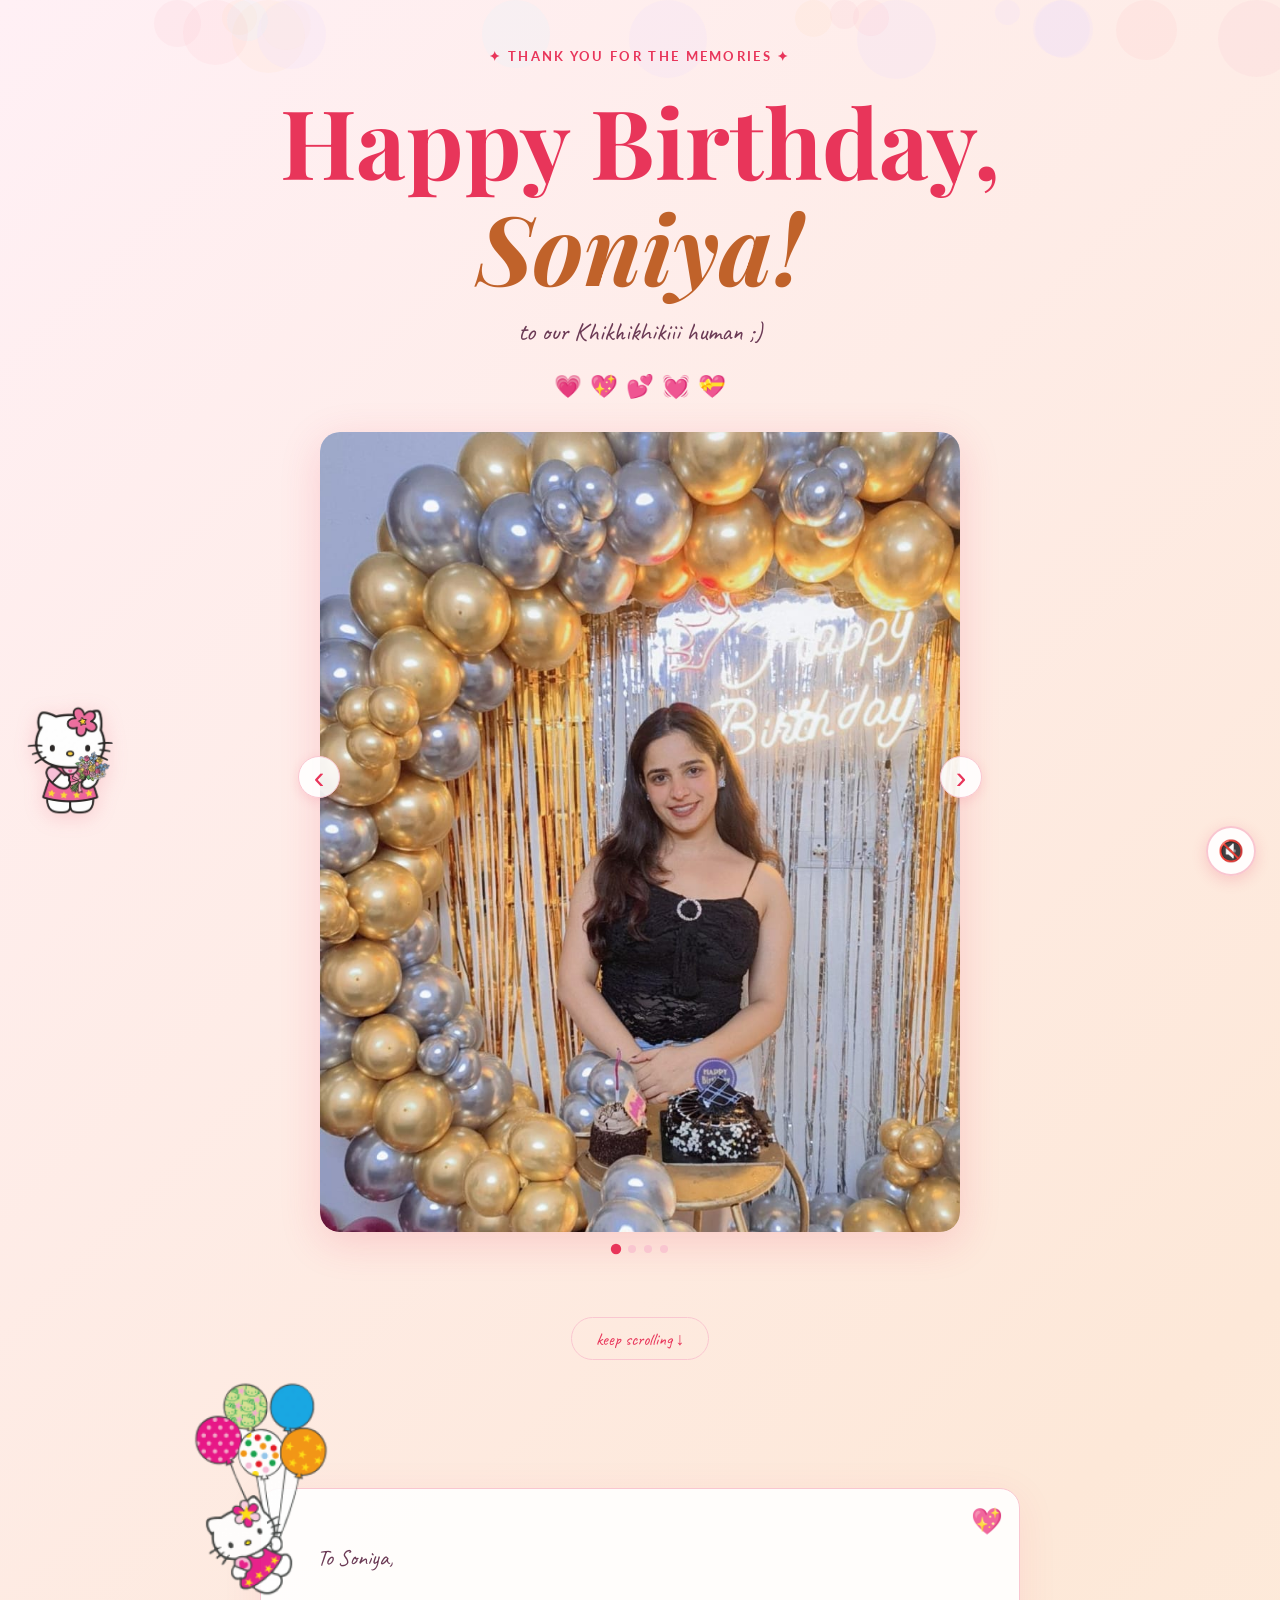
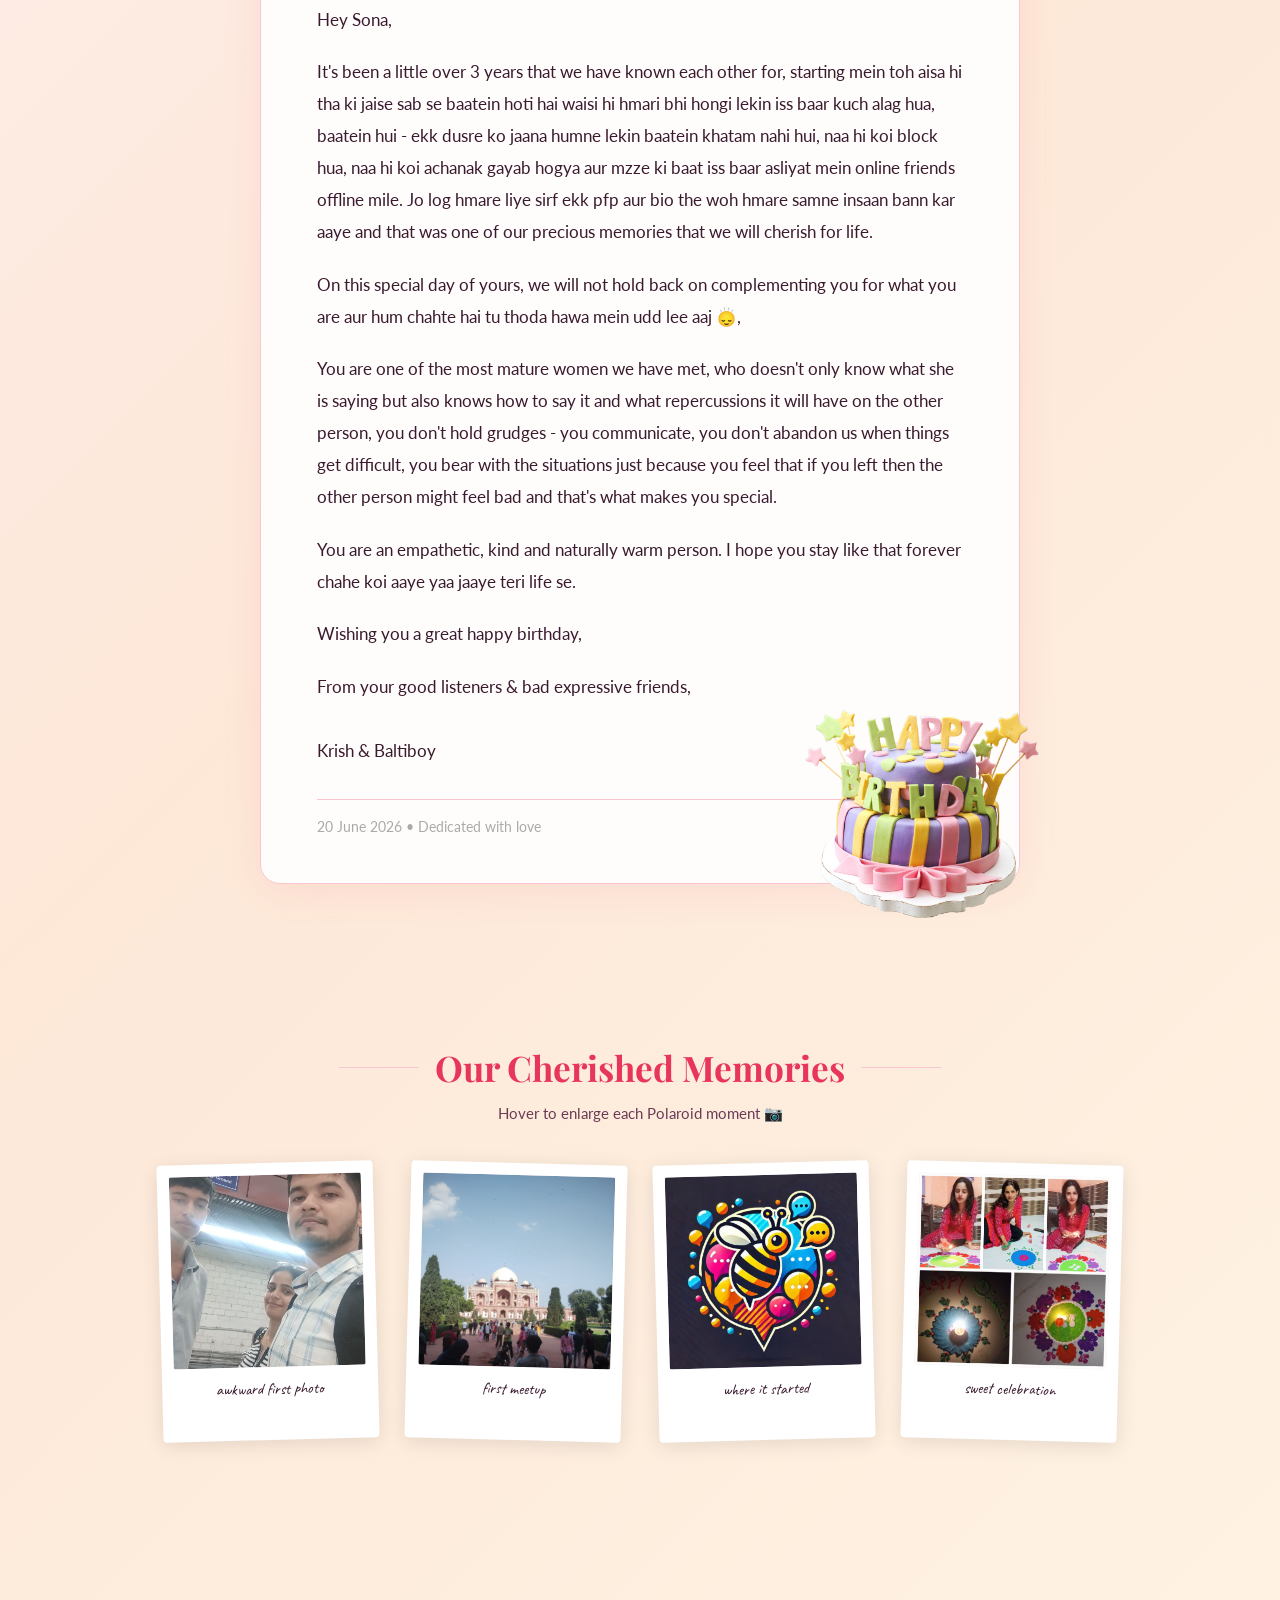
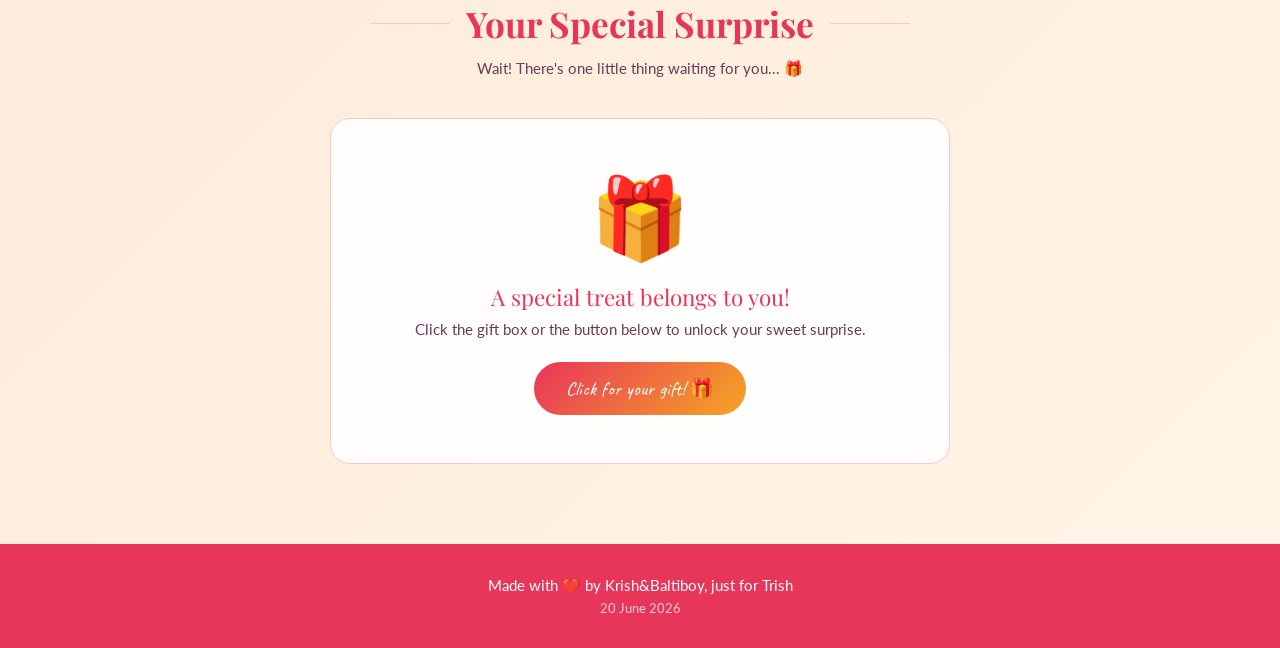
<file: index.html>
<!DOCTYPE html>
<html lang="en">
<head>
  <meta charset="UTF-8" />
  <meta name="viewport" content="width=device-width, initial-scale=1.0"/>
  <title>Happy Birthday, Soniya! 🎂</title>
  <link rel="stylesheet" href="style.css" />
  <link href="https://fonts.googleapis.com/css2?family=Playfair+Display:ital,wght@0,400;0,700;1,400&family=Lato:wght@300;400;700&family=Caveat:wght@400;600&display=swap" rel="stylesheet">
</head>
<body>

  <!-- Audio players -->
  <audio id="normalMusic" loop preload="auto">
    <source src="music/videoplayback.m4a" type="audio/mp4">
  </audio>
  <audio id="bdayMusic" loop preload="auto">
    <source src="music/videoplayback (1).m4a" type="audio/mp4">
  </audio>
  <audio id="giftMusic" preload="auto">
    <source src="music/tada.m4a" type="audio/mp4">
  </audio>

  <!-- Music toggle button -->
  <button class="music-btn" id="musicBtn" onclick="toggleMusic()">🔇</button>

  <!-- Floating background elements -->
  <div class="bg-floaters" id="bgFloaters"></div>

  <!-- COUNTDOWN / BIRTHDAY BANNER -->
  <div id="countdownBanner" class="countdown-banner">
    <div id="countdownInner"></div>
  </div>

  <!-- HERO SECTION -->
  <section id="hero">
    <div class="sparkles" id="sparkles"></div>
    <p class="eyebrow" id="heroEyebrow">✦ wishing you the happiest day ✦</p>
    <h1 id="heroTitle">Happy Birthday,<br><span class="name">Soniya!</span></h1>
    <p class="tagline" id="heroTagline">to our Khikhikhikiii human ;)</p>
    <div class="hearts-row" id="heartsRow"></div>

    <!-- PHOTO CAROUSEL -->
    <div class="carousel-wrapper">
      <button class="carousel-arrow left" onclick="moveCarousel(-1)">&#8249;</button>
      <div class="carousel-track-outer">
        <div class="carousel-track" id="carouselTrack">
          <div class="carousel-slide">
            <div class="carousel-photo">
              <img class="carousel-media" src="imgnvidbirthday/WhatsApp%20Image%202026-06-17%20at%207.54.51%20PM.jpeg" alt="Birthday memory 3">
            </div>
          </div>
          <div class="carousel-slide">
            <div class="carousel-photo">
              <video class="carousel-media" autoplay muted loop playsinline>
                <source src="imgnvidbirthday/WhatsApp%20Video%202026-06-17%20at%207.54.48%20PM.mp4" type="video/mp4">
              </video>
            </div>
          </div>
          <div class="carousel-slide">
            <div class="carousel-photo">
              <img class="carousel-media" src="imgnvidbirthday/WhatsApp%20Image%202026-06-17%20at%207.54.47%20PM.jpeg" alt="Birthday memory 1">
            </div>
          </div>
          <div class="carousel-slide">
            <div class="carousel-photo">
              <img class="carousel-media" src="imgnvidbirthday/WhatsApp%20Image%202026-06-17%20at%207.54.48%20PM.jpeg" alt="Birthday memory 2">
            </div>
          </div>
        </div>
      </div>
      <button class="carousel-arrow right" onclick="moveCarousel(1)">&#8250;</button>
      <div class="carousel-dots" id="carouselDots"></div>
    </div>

    <a href="#letter" class="scroll-btn">keep scrolling ↓</a>
  </section>

  <!-- LETTER SECTION -->
  <section id="letter">
    <div class="letter-card">
      <img class="letter-corner corner-top-left" src="images/1st.png" alt="Top left decoration">
      <span class="letter-heart">💖</span>
      <div class="letter-inner">
        <p class="salutation">To Soniya,</p>
        <p>Hey Sona, </p>
        <p>It's been a little over 3 years that we have known each other for, starting mein toh aisa hi tha ki jaise sab se baatein hoti hai waisi hi hmari bhi hongi lekin iss baar kuch alag hua, baatein hui - ekk dusre ko jaana humne lekin baatein khatam nahi hui, naa hi koi block hua, naa hi koi achanak gayab hogya aur mzze ki baat iss baar asliyat mein online friends offline mile. Jo log hmare liye sirf ekk pfp aur bio the woh hmare samne insaan bann kar aaye and that was one of our precious memories that we will cherish for life. </p>
        <p>On this special day of yours, we will not hold back on complementing you for what you are aur hum chahte hai tu thoda hawa mein udd lee aaj 🙂‍↕️,</p>
        <p>You are one of the most mature women we have met, who doesn't only know what she is saying but also knows how to say it and what repercussions it will have on the other person, you don't hold grudges - you communicate, you don't abandon us when things get difficult, you bear with the situations just because you feel that if you left then the other person might feel bad and that's what makes you special.</p>
        <p>You are an empathetic, kind and naturally warm person. I hope you stay like that forever chahe koi aaye yaa jaaye teri life se.</p>
        <p>Wishing you a great happy birthday,</p>
        <p>From your good listeners & bad expressive friends,</p>
        <p class="sign-off">Krish & Baltiboy</p>
      </div>
      <img class="letter-corner corner-bottom-right" src="images/2nd.png" alt="Bottom right decoration">
      <div class="letter-footer">
        <span class="letter-date" id="letterDate"></span>
      </div>
    </div>
  </section>

  <!-- MEMORIES SECTION -->
  <section id="memories">
    <div class="section-header">
      <span class="line"></span>
      <h2>Our Cherished Memories</h2>
      <span class="line"></span>
    </div>
    <p class="section-sub">Hover to enlarge each Polaroid moment 📷</p>
    <div class="polaroid-grid">
      <div class="polaroid">
        <div class="polaroid-photo ph1">
          <img class="memory-photo" src="newji/gsf.jpeg" alt="Awkward first photo">
        </div>
        <p class="polaroid-label">awkward first photo</p>
      </div>
      <div class="polaroid">
        <div class="polaroid-photo ph2">
          <img class="memory-photo" src="newji/first%20meetup.jpeg" alt="First meetup">
        </div>
        <p class="polaroid-label">first meetup</p>
      </div>
      <div class="polaroid">
        <div class="polaroid-photo ph3">
          <img class="memory-photo" src="newji/where%20it%20started.jpeg" alt="Where it started">
        </div>
        <p class="polaroid-label">where it started</p>
      </div>
      <div class="polaroid">
        <div class="polaroid-photo ph4">
          <img class="memory-photo" src="newji/sweet%20celebration.jpeg" alt="Sweet celebration">
        </div>
        <p class="polaroid-label">sweet celebration</p>
      </div>
    </div>
  </section>

  <!-- SURPRISE SECTION -->
  <section id="surprise">
    <div class="section-header">
      <span class="line"></span>
      <h2>Your Special Surprise</h2>
      <span class="line"></span>
    </div>
    <p class="section-sub">Wait! There's one little thing waiting for you... 🎁</p>

    <div class="gift-box-wrapper" id="giftWrapper">
      <div class="gift-front" id="giftFront">
        <div class="gift-icon" onclick="revealGift()">🎁</div>
        <p class="gift-title">A special treat belongs to you!</p>
        <p class="gift-hint">Click the gift box or the button below to unlock your sweet surprise.</p>
        <button class="gift-btn" onclick="revealGift()">Click for your gift! 🎁</button>
      </div>

      <div class="gift-reveal" id="giftReveal">
        <div class="confetti-burst" id="confettiBurst"></div>
        <p class="reveal-title">Ta-Da! Go treat yourself! 🎉</p>
        <p class="reveal-sub">I remember that reel you sent jisme it was mentioned ki "don't give me birthday wishes, uski jagah paise bhej do". Here you go 💁‍♂️✨</p>

        <!-- IMAGE FOR GIFT SURPRISE -->
        <div class="note-wrapper">
          <img class="gift-display-image" src="images/image.png" alt="Birthday surprise gift" />
        </div>

        <button class="fold-btn" onclick="foldBack()">Fold surprise back ↩</button>
      </div>
    </div>
  </section>

  <!-- FOOTER -->
  <footer>
    <p>Made with ❤️ by Krish&Baltiboy, just for Trish</p>
    <p class="footer-date" id="footerDate"></p>
  </footer>

  <!-- CAT WIDGET -->
  <div id="cat-widget">
    <div id="cat-bubble"></div>
    <div id="cat-body" aria-label="Fits character">
      <img class="cat-image" src="images/fits.png" alt="Fits illustration">
    </div>
  </div>

  <script src="script.js"></script>
</body>
</html>
</file>
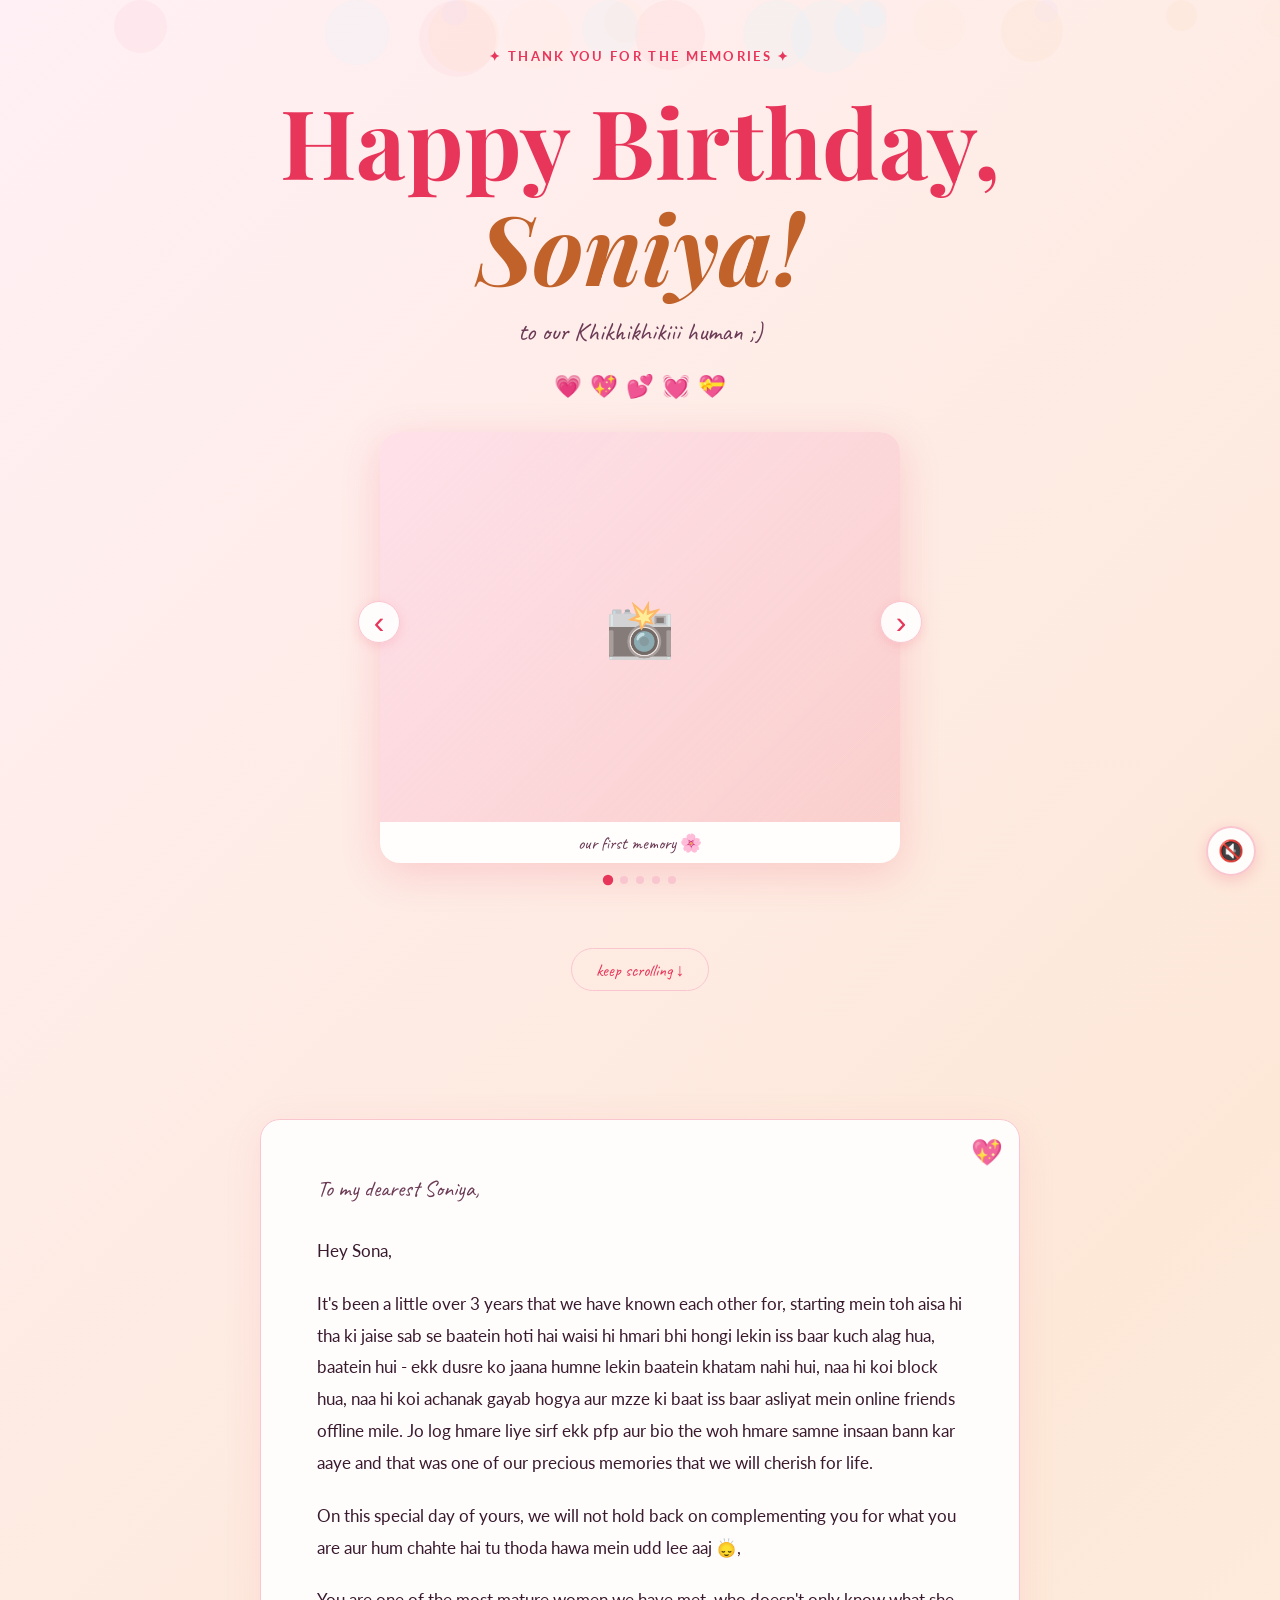
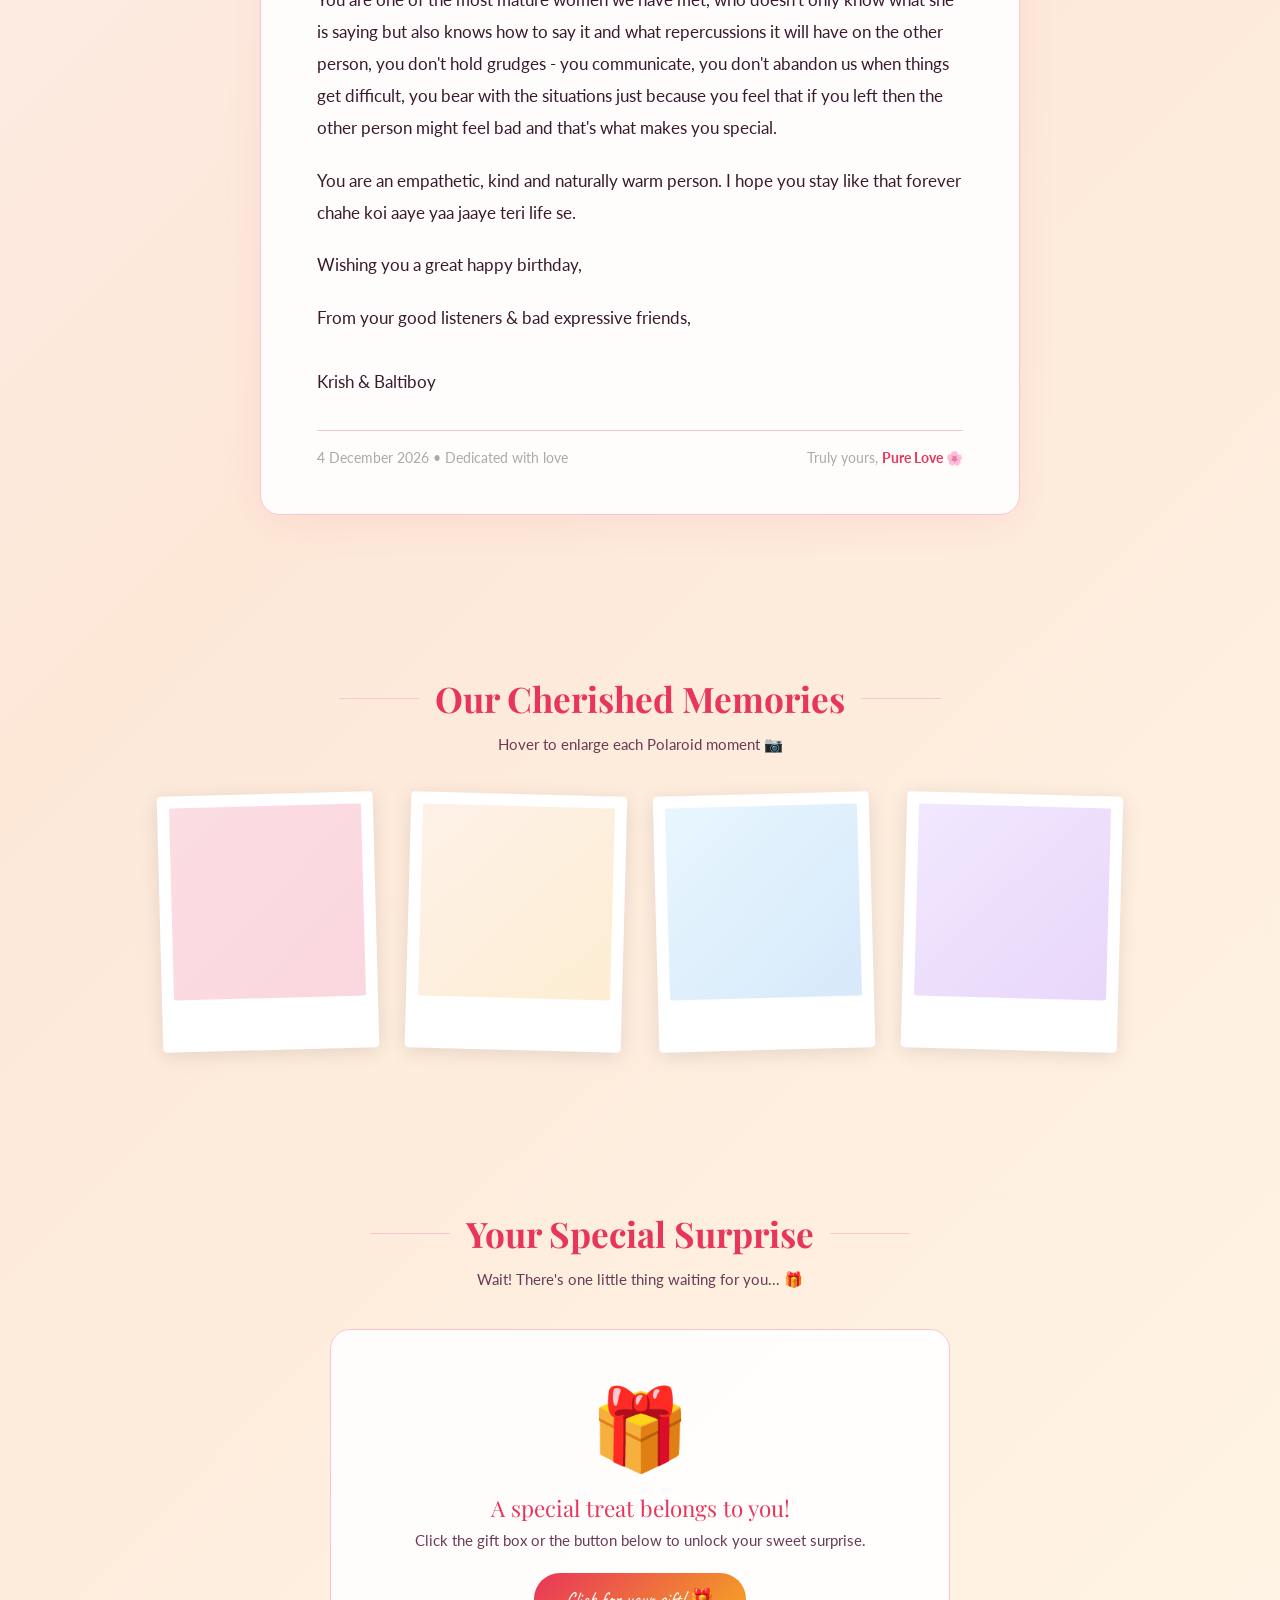
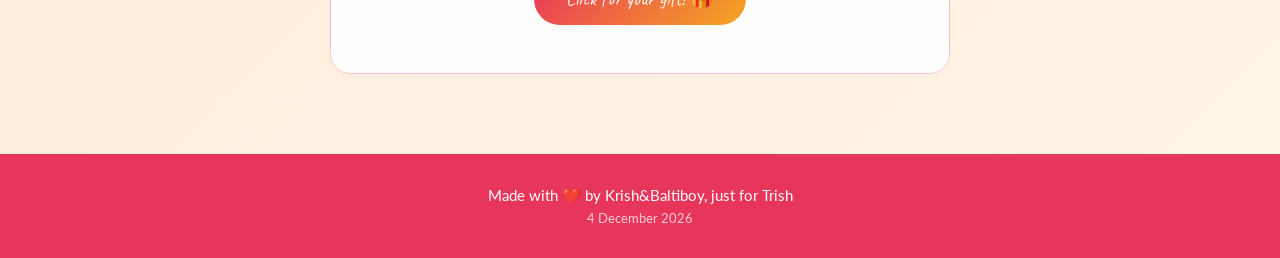
<file: birthday-website/index.html>
<!DOCTYPE html>
<html lang="en">
<head>
  <meta charset="UTF-8" />
  <meta name="viewport" content="width=device-width, initial-scale=1.0"/>
  <title>Happy Birthday, Soniya! 🎂</title>
  <link rel="stylesheet" href="style.css" />
  <link href="https://fonts.googleapis.com/css2?family=Playfair+Display:ital,wght@0,400;0,700;1,400&family=Lato:wght@300;400;700&family=Caveat:wght@400;600&display=swap" rel="stylesheet">
</head>
<body>

  <!-- Audio players -->
  <audio id="normalMusic" loop>
    <source src="https://www.bensound.com/bensound-music/bensound-romantic.mp3" type="audio/mpeg">
  </audio>
  <audio id="bdayMusic" loop>
    <source src="https://www.soundhelix.com/examples/mp3/SoundHelix-Song-1.mp3" type="audio/mpeg">
  </audio>

  <!-- Music toggle button -->
  <button class="music-btn" id="musicBtn" onclick="toggleMusic()">🔇</button>

  <!-- Floating background elements -->
  <div class="bg-floaters" id="bgFloaters"></div>

  <!-- COUNTDOWN / BIRTHDAY BANNER -->
  <div id="countdownBanner" class="countdown-banner">
    <div id="countdownInner"></div>
  </div>

  <!-- HERO SECTION -->
  <section id="hero">
    <div class="sparkles" id="sparkles"></div>
    <p class="eyebrow" id="heroEyebrow">✦ wishing you the happiest day ✦</p>
    <h1 id="heroTitle">Happy Birthday,<br><span class="name">Soniya!</span></h1>
    <p class="tagline" id="heroTagline">to our Khikhikhikiii human ;)</p>
    <div class="hearts-row" id="heartsRow"></div>

    <!-- PHOTO CAROUSEL -->
    <div class="carousel-wrapper">
      <button class="carousel-arrow left" onclick="moveCarousel(-1)">&#8249;</button>
      <div class="carousel-track-outer">
        <div class="carousel-track" id="carouselTrack">
          <div class="carousel-slide">
            <div class="carousel-photo cp1">📸</div>
            <p class="carousel-caption">our first memory 🌸</p>
          </div>
          <div class="carousel-slide">
            <div class="carousel-photo cp2">📸</div>
            <p class="carousel-caption">laughing together ✨</p>
          </div>
          <div class="carousel-slide">
            <div class="carousel-photo cp3">📸</div>
            <p class="carousel-caption">always smiling 💫</p>
          </div>
          <div class="carousel-slide">
            <div class="carousel-photo cp4">📸</div>
            <p class="carousel-caption">sweet moments 🎂</p>
          </div>
          <div class="carousel-slide">
            <div class="carousel-photo cp5">📸</div>
            <p class="carousel-caption">my favorite human 💖</p>
          </div>
        </div>
      </div>
      <button class="carousel-arrow right" onclick="moveCarousel(1)">&#8250;</button>
      <div class="carousel-dots" id="carouselDots"></div>
    </div>

    <a href="#letter" class="scroll-btn">keep scrolling ↓</a>
  </section>

  <!-- LETTER SECTION -->
  <section id="letter">
    <div class="letter-card">
      <span class="letter-heart">💖</span>
      <div class="letter-inner">
        <p class="salutation">To my dearest Soniya,</p>
        <p>Hey Sona, </p>
        <p>It's been a little over 3 years that we have known each other for, starting mein toh aisa hi tha ki jaise sab se baatein hoti hai waisi hi hmari bhi hongi lekin iss baar kuch alag hua, baatein hui - ekk dusre ko jaana humne lekin baatein khatam nahi hui, naa hi koi block hua, naa hi koi achanak gayab hogya aur mzze ki baat iss baar asliyat mein online friends offline mile. Jo log hmare liye sirf ekk pfp aur bio the woh hmare samne insaan bann kar aaye and that was one of our precious memories that we will cherish for life. </p>
        <p>On this special day of yours, we will not hold back on complementing you for what you are aur hum chahte hai tu thoda hawa mein udd lee aaj 🙂‍↕️,</p>
        <p>You are one of the most mature women we have met, who doesn't only know what she is saying but also knows how to say it and what repercussions it will have on the other person, you don't hold grudges - you communicate, you don't abandon us when things get difficult, you bear with the situations just because you feel that if you left then the other person might feel bad and that's what makes you special.</p>
        <p>You are an empathetic, kind and naturally warm person. I hope you stay like that forever chahe koi aaye yaa jaaye teri life se.</p>
        <p>Wishing you a great happy birthday,</p>
        <p>From your good listeners & bad expressive friends,</p>
        <p class="sign-off">Krish & Baltiboy</p>
      </div>
      <div class="letter-footer">
        <span class="letter-date" id="letterDate"></span>
        <span class="letter-brand">Truly yours, <strong>Pure Love 🌸</strong></span>
      </div>
    </div>
  </section>

  <!-- MEMORIES SECTION -->
  <section id="memories">
    <div class="section-header">
      <span class="line"></span>
      <h2>Our Cherished Memories</h2>
      <span class="line"></span>
    </div>
    <p class="section-sub">Hover to enlarge each Polaroid moment 📷</p>
    <div class="polaroid-grid">
      <div class="polaroid">
        <div class="polaroid-photo ph1"></div>
      </div>
      <div class="polaroid">
        <div class="polaroid-photo ph2"></div>
      </div>
      <div class="polaroid">
        <div class="polaroid-photo ph3"></div>
      </div>
      <div class="polaroid">
        <div class="polaroid-photo ph4"></div>
      </div>
    </div>
  </section>

  <!-- SURPRISE SECTION -->
  <section id="surprise">
    <div class="section-header">
      <span class="line"></span>
      <h2>Your Special Surprise</h2>
      <span class="line"></span>
    </div>
    <p class="section-sub">Wait! There's one little thing waiting for you... 🎁</p>

    <div class="gift-box-wrapper" id="giftWrapper">
      <div class="gift-front" id="giftFront">
        <div class="gift-icon" onclick="revealGift()">🎁</div>
        <p class="gift-title">A special treat belongs to you!</p>
        <p class="gift-hint">Click the gift box or the button below to unlock your sweet surprise.</p>
        <button class="gift-btn" onclick="revealGift()">Click for your gift! 🎁</button>
      </div>

      <div class="gift-reveal" id="giftReveal">
        <div class="confetti-burst" id="confettiBurst"></div>
        <p class="reveal-title">Ta-Da! Go treat yourself! 🎉</p>
        <p class="reveal-sub">Here is a little sweet treat. Go grab your favorite double chocolate cookie or a special latte today!</p>

        <!-- IMAGE FOR GIFT SURPRISE -->
        <div class="note-wrapper">
          <img class="gift-display-image" src="images/image.png" alt="Birthday surprise gift" />
        </div>

        <button class="fold-btn" onclick="foldBack()">Fold surprise back ↩</button>
      </div>
    </div>
  </section>

  <!-- FOOTER -->
  <footer>
    <p>Made with ❤️ by Krish&Baltiboy, just for Trish</p>
    <p class="footer-date" id="footerDate"></p>
  </footer>

  <script src="script.js"></script>
</body>
</html>
</file>
<file: style.css>
*, *::before, *::after { margin: 0; padding: 0; box-sizing: border-box; }

:root {
  --pink: #e8355a;
  --pink-light: #f9c6d0;
  --pink-pale: #fff0f5;
  --peach: #fde8d8;
  --gold: #f5a623;
  --text-dark: #3a1a2e;
  --text-mid: #6b3a55;
  --white: #ffffff;
  --gradient-bg: linear-gradient(135deg, #fff0f5 0%, #fde8d8 50%, #fff5e6 100%);
}

html { scroll-behavior: smooth; }

body {
  font-family: 'Lato', sans-serif;
  background: var(--gradient-bg);
  color: var(--text-dark);
  overflow-x: hidden;
}

/* Birthday mode — extra sparkle background */
body.is-bday {
  background: linear-gradient(135deg, #ffe0ec 0%, #ffd6c8 50%, #fff0d6 100%);
}

/* ── CAT WIDGET ── */
#cat-widget {
  position: fixed;
  left: 0;
  bottom: 80px;
  z-index: 9999;
  width: 140px;
  display: flex;
  flex-direction: column;
  align-items: flex-start;
  pointer-events: none;
  user-select: none;
  font-family: 'Caveat', cursive, sans-serif;
}
#cat-bubble {
  position: absolute;
  top: -58px;
  right: 10px;
  max-width: 180px;
  min-width: 90px;
  background: rgba(255, 240, 245, 0.96);
  border: 1px solid #e8355a;
  border-radius: 999px;
  padding: 6px 10px;
  color: #3a1a2e;
  font-size: 14px;
  line-height: 1.3;
  text-align: center;
  box-shadow: 0 3px 10px rgba(232,53,90,0.12);
  opacity: 0;
  transform: translateY(6px) scale(0.95);
  transition: opacity 0.3s ease, transform 0.3s ease;
  pointer-events: auto;
}
#cat-bubble.show {
  opacity: 1;
  transform: translateY(0) scale(1);
}
#cat-body {
  position: relative;
  width: 140px;
  height: 120px;
  display: flex;
  align-items: center;
  justify-content: center;
  pointer-events: auto;
  cursor: grab;
  transition: transform 0.2s ease;
  filter: drop-shadow(0 4px 10px rgba(232,53,90,0.18));
}
#cat-body:hover { transform: scale(1.04); }
#cat-body:active,
#cat-body.dragging { cursor: grabbing; }
.cat-image {
  width: 100%;
  height: 100%;
  object-fit: contain;
  display: block;
  pointer-events: none;
}

/* ── MUSIC BUTTON ── */
.music-btn {
  position: fixed;
  bottom: 1.5rem;
  right: 1.5rem;
  z-index: 1000;
  width: 50px; height: 50px;
  border-radius: 50%;
  border: 2px solid var(--pink-light);
  background: rgba(255,255,255,0.9);
  font-size: 1.3rem;
  cursor: pointer;
  box-shadow: 0 4px 15px rgba(232,53,90,0.2);
  transition: transform 0.2s, box-shadow 0.2s;
}
.music-btn:hover { transform: scale(1.1); }
.music-btn.playing {
  border-color: var(--pink);
  animation: musicPulse 1.5s ease-in-out infinite;
}
@keyframes musicPulse {
  0%, 100% { box-shadow: 0 4px 15px rgba(232,53,90,0.2); }
  50%       { box-shadow: 0 4px 25px rgba(232,53,90,0.5); }
}

/* ── COUNTDOWN BANNER ── */
.countdown-banner {
  display: none;
  position: sticky;
  top: 0;
  z-index: 500;
  background: linear-gradient(90deg, #e8355a, #f5a623);
  color: white;
  text-align: center;
  padding: 0.8rem 1rem;
  box-shadow: 0 2px 12px rgba(232,53,90,0.3);
}
.countdown-banner.visible { display: block; }

.cd-label {
  font-family: 'Caveat', cursive;
  font-size: 1rem;
  margin-bottom: 0.4rem;
  opacity: 0.95;
}
.cd-blocks {
  display: inline-flex;
  align-items: center;
  gap: 0.4rem;
}
.cd-block {
  display: flex;
  flex-direction: column;
  align-items: center;
  background: rgba(255,255,255,0.2);
  border-radius: 8px;
  padding: 0.25rem 0.7rem;
  min-width: 52px;
}
.cd-num {
  font-family: 'Playfair Display', serif;
  font-size: 1.5rem;
  font-weight: 700;
  line-height: 1;
}
.cd-unit {
  font-size: 0.6rem;
  text-transform: uppercase;
  letter-spacing: 0.1em;
  opacity: 0.85;
}
.cd-sep {
  font-size: 1.4rem;
  font-weight: bold;
  opacity: 0.7;
  margin-bottom: 0.8rem;
}

/* ── BACKGROUND FLOATERS ── */
.bg-floaters {
  position: fixed;
  inset: 0;
  pointer-events: none;
  z-index: 0;
  overflow: hidden;
}
.floater {
  position: absolute;
  border-radius: 50%;
  opacity: 0.18;
  animation: floatDot linear infinite;
}
@keyframes floatDot {
  0%   { transform: translateY(100vh) scale(0.5); opacity: 0; }
  10%  { opacity: 0.18; }
  90%  { opacity: 0.18; }
  100% { transform: translateY(-10vh) scale(1); opacity: 0; }
}

/* ── HERO ── */
#hero {
  min-height: 100vh;
  display: flex;
  flex-direction: column;
  align-items: center;
  justify-content: center;
  text-align: center;
  padding: 3rem 1.5rem;
  position: relative;
  z-index: 1;
}

.eyebrow {
  font-size: 0.8rem;
  letter-spacing: 0.18em;
  color: var(--pink);
  font-weight: 700;
  text-transform: uppercase;
  margin-bottom: 1.5rem;
  animation: fadeUp 0.8s ease both;
}

#hero h1 {
  font-family: 'Playfair Display', serif;
  font-size: clamp(3rem, 8vw, 6rem);
  color: var(--pink);
  line-height: 1.1;
  animation: fadeUp 0.9s ease 0.1s both;
}
#hero h1 .name {
  color: #c0622a;
  font-style: italic;
  display: block;
}

.tagline {
  font-family: 'Caveat', cursive;
  font-size: 1.6rem;
  color: var(--text-mid);
  margin-top: 1rem;
  animation: fadeUp 1s ease 0.2s both;
}

.hearts-row {
  display: flex;
  gap: 0.5rem;
  margin-top: 1.5rem;
  animation: fadeUp 1s ease 0.3s both;
}
.heart-float {
  font-size: 1.4rem;
  animation: heartBeat 1.8s ease-in-out infinite;
}
.heart-float:nth-child(2) { animation-delay: 0.3s; }
.heart-float:nth-child(3) { animation-delay: 0.6s; }
@keyframes heartBeat {
  0%, 100% { transform: scale(1); }
  50%       { transform: scale(1.3); }
}

.scroll-btn {
  margin-top: 2.5rem;
  font-family: 'Caveat', cursive;
  font-size: 1.1rem;
  color: var(--pink);
  text-decoration: none;
  border: 1.5px solid var(--pink-light);
  padding: 0.6rem 1.5rem;
  border-radius: 50px;
  animation: fadeUp 1s ease 0.4s both, bounce 2s ease 1.5s infinite;
  transition: background 0.2s;
}
.scroll-btn:hover { background: var(--pink-light); }
@keyframes bounce {
  0%, 100% { transform: translateY(0); }
  50%       { transform: translateY(6px); }
}

/* Sparkles */
.sparkles { position: absolute; inset: 0; pointer-events: none; }
.sparkle {
  position: absolute;
  animation: sparklePop 3s ease-in-out infinite;
  opacity: 0;
}
@keyframes sparklePop {
  0%, 100% { opacity: 0; transform: scale(0) rotate(0deg); }
  50%       { opacity: 1; transform: scale(1) rotate(180deg); }
}

/* ── LETTER ── */
#letter { padding: 5rem 1.5rem; position: relative; z-index: 1; }

.letter-card {
  position: relative;
  max-width: 760px;
  margin: 0 auto;
  background: rgba(255,255,255,0.88);
  border-radius: 20px;
  border: 1px solid var(--pink-light);
  padding: 3rem 3.5rem;
  box-shadow: 0 8px 40px rgba(232,53,90,0.08);
  opacity: 0;
  transform: translateY(30px);
  transition: opacity 0.7s ease, transform 0.7s ease;
  overflow: visible;
}
.letter-card.visible { opacity: 1; transform: translateY(0); }

.letter-corner {
  position: absolute;
  width: 240px;
  height: auto;
  object-fit: cover;
  z-index: 1;
  pointer-events: none;
  opacity: 0.9;
}

.corner-top-left {
  top: -120px;
  left: -120px;
}

.corner-bottom-right {
  bottom: -35px;
  right: -20px;
}

.letter-heart {
  position: absolute;
  top: 1rem;
  right: 1rem;
  font-size: 1.6rem;
  color: var(--pink);
  opacity: 0.9;
  animation: heartBeat 2s ease-in-out infinite;
  z-index: 2;
}

.letter-inner p {
  font-size: 1.05rem;
  line-height: 1.9;
  color: var(--text-dark);
  margin-bottom: 1.3rem;
}
.salutation {
  font-family: 'Caveat', cursive;
  font-size: 1.4rem !important;
  color: var(--text-mid) !important;
  margin-bottom: 1.5rem !important;
}
.sign-off { margin-top: 2rem !important; }
.signature {
  font-family: 'Caveat', cursive;
  font-size: 1.5rem;
  color: var(--pink);
  display: block;
  margin-top: 0.3rem;
}
.letter-footer {
  display: flex;
  justify-content: space-between;
  align-items: center;
  margin-top: 2rem;
  padding-top: 1.2rem;
  border-top: 1px solid var(--pink-light);
  font-size: 0.85rem;
  color: #aaa;
  flex-wrap: wrap;
  gap: 0.5rem;
}
.letter-brand strong { color: var(--pink); }

/* ── SECTION COMMON ── */
section { position: relative; z-index: 1; }

.section-header {
  display: flex;
  align-items: center;
  gap: 1rem;
  justify-content: center;
  margin-bottom: 0.8rem;
}
.section-header h2 {
  font-family: 'Playfair Display', serif;
  font-size: clamp(1.6rem, 4vw, 2.2rem);
  color: var(--pink);
  white-space: nowrap;
}
.line { flex: 1; max-width: 80px; height: 1px; background: var(--pink-light); }
.section-sub { text-align: center; color: var(--text-mid); font-size: 0.95rem; margin-bottom: 2.5rem; }

/* ── MEMORIES ── */
#memories { padding: 5rem 1.5rem; }

.polaroid-grid {
  display: grid;
  grid-template-columns: repeat(auto-fit, minmax(200px, 1fr));
  gap: 2rem;
  max-width: 960px;
  margin: 0 auto;
}

.polaroid {
  background: white;
  padding: 12px 12px 40px;
  border-radius: 4px;
  box-shadow: 0 4px 20px rgba(0,0,0,0.1);
  transition: transform 0.35s cubic-bezier(.34,1.56,.64,1), box-shadow 0.35s ease;
  cursor: pointer;
  opacity: 0;
  transform: translateY(30px) rotate(-1deg);
}
.polaroid:nth-child(even) { transform: translateY(30px) rotate(1deg); }
.polaroid.visible { opacity: 1; }
.polaroid.visible:nth-child(odd)  { transform: rotate(-1.5deg); }
.polaroid.visible:nth-child(even) { transform: rotate(1.5deg); }
.polaroid:hover {
  transform: scale(1.1) rotate(0deg) !important;
  box-shadow: 0 16px 50px rgba(232,53,90,0.18);
  z-index: 10;
}

.polaroid-photo {
  width: 100%;
  aspect-ratio: 1;
  border-radius: 2px;
  margin-bottom: 12px;
  display: flex;
  align-items: center;
  justify-content: center;
  overflow: hidden;
  background: #f9eef3;
}

.memory-photo {
  width: 100%;
  height: 100%;
  object-fit: cover;
  object-position: center 10%;
  display: block;
}

.polaroid-label {
  font-family: 'Caveat', cursive;
  font-size: 1rem;
  text-align: center;
  color: var(--text-dark);
  line-height: 1.3;
}

/* ── SURPRISE ── */
#surprise { padding: 5rem 1.5rem; }

.gift-box-wrapper {
  max-width: 620px;
  margin: 0 auto;
  background: rgba(255,255,255,0.88);
  border-radius: 20px;
  border: 1px solid var(--pink-light);
  padding: 3rem 2.5rem;
  text-align: center;
  min-height: 320px;
  position: relative;
  overflow: hidden;
}

.gift-front { animation: fadeUp 0.6s ease both; }

.gift-icon {
  font-size: 5rem;
  cursor: pointer;
  display: inline-block;
  animation: giftWiggle 2s ease-in-out infinite;
}
.gift-icon:hover { transform: scale(1.15); }
@keyframes giftWiggle {
  0%, 100% { transform: rotate(-3deg); }
  50%       { transform: rotate(3deg); }
}

.gift-title { font-family: 'Playfair Display', serif; font-size: 1.4rem; color: var(--pink); margin: 1rem 0 0.5rem; }
.gift-hint  { color: var(--text-mid); font-size: 0.95rem; margin-bottom: 1.5rem; }

.gift-btn {
  background: linear-gradient(135deg, #e8355a, #f5a623);
  color: white;
  border: none;
  padding: 0.9rem 2rem;
  border-radius: 50px;
  font-family: 'Caveat', cursive;
  font-size: 1.2rem;
  cursor: pointer;
  transition: transform 0.2s, box-shadow 0.2s;
}
.gift-btn:hover { transform: scale(1.04); box-shadow: 0 6px 20px rgba(232,53,90,0.3); }

.gift-reveal { display: none; animation: fadeUp 0.6s ease both; }
.gift-reveal.show { display: block; }

.reveal-title { font-family: 'Playfair Display', serif; font-size: 1.8rem; color: var(--pink); margin-bottom: 0.5rem; }
.reveal-sub   { color: var(--text-mid); margin-bottom: 1.5rem; font-size: 0.95rem; }

/* ₹200 Note SVG */
.note-wrapper {
  max-width: 520px;
  margin: 0 auto 1.5rem;
  filter: drop-shadow(0 8px 25px rgba(180,120,0,0.35));
  transition: transform 0.3s ease;
}
.note-wrapper:hover { transform: scale(1.02) rotate(-0.5deg); }
.gift-display-image {
  width: 100%;
  height: auto;
  display: block;
  border-radius: 12px;
  object-fit: cover;
}

.fold-btn {
  background: transparent;
  border: 1px solid var(--pink-light);
  color: var(--text-mid);
  padding: 0.5rem 1.2rem;
  border-radius: 50px;
  cursor: pointer;
  font-size: 0.9rem;
  transition: background 0.2s;
}
.fold-btn:hover { background: var(--pink-light); }

/* Confetti */
.confetti-burst { position: absolute; inset: 0; pointer-events: none; }
.confetti-piece {
  position: absolute;
  animation: confettiFall linear forwards;
}
@keyframes confettiFall {
  0%   { transform: translateY(-20px) rotate(0deg); opacity: 1; }
  100% { transform: translateY(400px) rotate(720deg); opacity: 0; }
}

/* ── FOOTER ── */
footer {
  background: var(--pink);
  color: white;
  text-align: center;
  padding: 2rem;
  font-size: 0.95rem;
  position: relative;
  z-index: 1;
}
footer .footer-date { opacity: 0.75; font-size: 0.8rem; margin-top: 0.3rem; }

/* ── ANIMATIONS ── */
@keyframes fadeUp {
  from { opacity: 0; transform: translateY(20px); }
  to   { opacity: 1; transform: translateY(0); }
}

/* ── CAROUSEL ── */
.carousel-wrapper {
  position: relative;
  width: 100%;
  max-width: 640px;
  margin: 2rem auto 1.5rem;
  animation: fadeUp 1s ease 0.35s both;
}

.carousel-track-outer {
  overflow: hidden;
  border-radius: 20px;
  box-shadow: 0 10px 40px rgba(232,53,90,0.18);
}

.carousel-track {
  display: flex;
  transition: transform 0.5s cubic-bezier(.77,0,.18,1);
}

.carousel-slide {
  min-width: 100%;
  display: flex;
  flex-direction: column;
  align-items: center;
}

.carousel-photo {
  width: 100%;
  aspect-ratio: 4/5;
  display: flex;
  align-items: center;
  justify-content: center;
  overflow: hidden;
  background: #fce7ef;
  border-radius: 18px;
}

.carousel-media {
  width: 100%;
  height: 100%;
  object-fit: cover;
  object-position: center 18%;
  display: block;
}

.carousel-caption {
  background: rgba(255,255,255,0.92);
  width: 100%;
  text-align: center;
  font-family: 'Caveat', cursive;
  font-size: 1.1rem;
  color: var(--text-mid);
  padding: 0.6rem 1rem;
  border-radius: 0 0 20px 20px;
}

.carousel-arrow {
  position: absolute;
  top: 42%;
  transform: translateY(-50%);
  background: rgba(255,255,255,0.9);
  border: 1.5px solid var(--pink-light);
  color: var(--pink);
  font-size: 2rem;
  width: 42px; height: 42px;
  border-radius: 50%;
  cursor: pointer;
  z-index: 10;
  display: flex;
  align-items: center;
  justify-content: center;
  line-height: 1;
  transition: background 0.2s, transform 0.2s;
  box-shadow: 0 3px 12px rgba(232,53,90,0.15);
}
.carousel-arrow:hover { background: var(--pink-light); transform: translateY(-50%) scale(1.1); }
.carousel-arrow.left  { left: -22px; }
.carousel-arrow.right { right: -22px; }

.carousel-dots {
  display: flex;
  justify-content: center;
  gap: 8px;
  margin-top: 0.8rem;
}
.carousel-dot {
  width: 8px; height: 8px;
  border-radius: 50%;
  background: var(--pink-light);
  cursor: pointer;
  transition: background 0.3s, transform 0.3s;
  border: none;
}
.carousel-dot.active {
  background: var(--pink);
  transform: scale(1.3);
}

/* ── RESPONSIVE ── */
@media (max-width: 600px) {
  .letter-card {
    overflow: visible;
  }

  .corner-top-left {
    width: 150px;
    max-width: 42vw;
    top: -32px;
    left: -16px;
  }
}
</file>
<file: birthday-website/style.css>
*, *::before, *::after { margin: 0; padding: 0; box-sizing: border-box; }

:root {
  --pink: #e8355a;
  --pink-light: #f9c6d0;
  --pink-pale: #fff0f5;
  --peach: #fde8d8;
  --gold: #f5a623;
  --text-dark: #3a1a2e;
  --text-mid: #6b3a55;
  --white: #ffffff;
  --gradient-bg: linear-gradient(135deg, #fff0f5 0%, #fde8d8 50%, #fff5e6 100%);
}

html { scroll-behavior: smooth; }

body {
  font-family: 'Lato', sans-serif;
  background: var(--gradient-bg);
  color: var(--text-dark);
  overflow-x: hidden;
}

/* Birthday mode — extra sparkle background */
body.is-bday {
  background: linear-gradient(135deg, #ffe0ec 0%, #ffd6c8 50%, #fff0d6 100%);
}

/* ── MUSIC BUTTON ── */
.music-btn {
  position: fixed;
  bottom: 1.5rem;
  right: 1.5rem;
  z-index: 1000;
  width: 50px; height: 50px;
  border-radius: 50%;
  border: 2px solid var(--pink-light);
  background: rgba(255,255,255,0.9);
  font-size: 1.3rem;
  cursor: pointer;
  box-shadow: 0 4px 15px rgba(232,53,90,0.2);
  transition: transform 0.2s, box-shadow 0.2s;
}
.music-btn:hover { transform: scale(1.1); }
.music-btn.playing {
  border-color: var(--pink);
  animation: musicPulse 1.5s ease-in-out infinite;
}
@keyframes musicPulse {
  0%, 100% { box-shadow: 0 4px 15px rgba(232,53,90,0.2); }
  50%       { box-shadow: 0 4px 25px rgba(232,53,90,0.5); }
}

/* ── COUNTDOWN BANNER ── */
.countdown-banner {
  display: none;
  position: sticky;
  top: 0;
  z-index: 500;
  background: linear-gradient(90deg, #e8355a, #f5a623);
  color: white;
  text-align: center;
  padding: 0.8rem 1rem;
  box-shadow: 0 2px 12px rgba(232,53,90,0.3);
}
.countdown-banner.visible { display: block; }

.cd-label {
  font-family: 'Caveat', cursive;
  font-size: 1rem;
  margin-bottom: 0.4rem;
  opacity: 0.95;
}
.cd-blocks {
  display: inline-flex;
  align-items: center;
  gap: 0.4rem;
}
.cd-block {
  display: flex;
  flex-direction: column;
  align-items: center;
  background: rgba(255,255,255,0.2);
  border-radius: 8px;
  padding: 0.25rem 0.7rem;
  min-width: 52px;
}
.cd-num {
  font-family: 'Playfair Display', serif;
  font-size: 1.5rem;
  font-weight: 700;
  line-height: 1;
}
.cd-unit {
  font-size: 0.6rem;
  text-transform: uppercase;
  letter-spacing: 0.1em;
  opacity: 0.85;
}
.cd-sep {
  font-size: 1.4rem;
  font-weight: bold;
  opacity: 0.7;
  margin-bottom: 0.8rem;
}

/* ── BACKGROUND FLOATERS ── */
.bg-floaters {
  position: fixed;
  inset: 0;
  pointer-events: none;
  z-index: 0;
  overflow: hidden;
}
.floater {
  position: absolute;
  border-radius: 50%;
  opacity: 0.18;
  animation: floatDot linear infinite;
}
@keyframes floatDot {
  0%   { transform: translateY(100vh) scale(0.5); opacity: 0; }
  10%  { opacity: 0.18; }
  90%  { opacity: 0.18; }
  100% { transform: translateY(-10vh) scale(1); opacity: 0; }
}

/* ── HERO ── */
#hero {
  min-height: 100vh;
  display: flex;
  flex-direction: column;
  align-items: center;
  justify-content: center;
  text-align: center;
  padding: 3rem 1.5rem;
  position: relative;
  z-index: 1;
}

.eyebrow {
  font-size: 0.8rem;
  letter-spacing: 0.18em;
  color: var(--pink);
  font-weight: 700;
  text-transform: uppercase;
  margin-bottom: 1.5rem;
  animation: fadeUp 0.8s ease both;
}

#hero h1 {
  font-family: 'Playfair Display', serif;
  font-size: clamp(3rem, 8vw, 6rem);
  color: var(--pink);
  line-height: 1.1;
  animation: fadeUp 0.9s ease 0.1s both;
}
#hero h1 .name {
  color: #c0622a;
  font-style: italic;
  display: block;
}

.tagline {
  font-family: 'Caveat', cursive;
  font-size: 1.6rem;
  color: var(--text-mid);
  margin-top: 1rem;
  animation: fadeUp 1s ease 0.2s both;
}

.hearts-row {
  display: flex;
  gap: 0.5rem;
  margin-top: 1.5rem;
  animation: fadeUp 1s ease 0.3s both;
}
.heart-float {
  font-size: 1.4rem;
  animation: heartBeat 1.8s ease-in-out infinite;
}
.heart-float:nth-child(2) { animation-delay: 0.3s; }
.heart-float:nth-child(3) { animation-delay: 0.6s; }
@keyframes heartBeat {
  0%, 100% { transform: scale(1); }
  50%       { transform: scale(1.3); }
}

.scroll-btn {
  margin-top: 2.5rem;
  font-family: 'Caveat', cursive;
  font-size: 1.1rem;
  color: var(--pink);
  text-decoration: none;
  border: 1.5px solid var(--pink-light);
  padding: 0.6rem 1.5rem;
  border-radius: 50px;
  animation: fadeUp 1s ease 0.4s both, bounce 2s ease 1.5s infinite;
  transition: background 0.2s;
}
.scroll-btn:hover { background: var(--pink-light); }
@keyframes bounce {
  0%, 100% { transform: translateY(0); }
  50%       { transform: translateY(6px); }
}

/* Sparkles */
.sparkles { position: absolute; inset: 0; pointer-events: none; }
.sparkle {
  position: absolute;
  animation: sparklePop 3s ease-in-out infinite;
  opacity: 0;
}
@keyframes sparklePop {
  0%, 100% { opacity: 0; transform: scale(0) rotate(0deg); }
  50%       { opacity: 1; transform: scale(1) rotate(180deg); }
}

/* ── LETTER ── */
#letter { padding: 5rem 1.5rem; position: relative; z-index: 1; }

.letter-card {
  position: relative;
  max-width: 760px;
  margin: 0 auto;
  background: rgba(255,255,255,0.88);
  border-radius: 20px;
  border: 1px solid var(--pink-light);
  padding: 3rem 3.5rem;
  box-shadow: 0 8px 40px rgba(232,53,90,0.08);
  opacity: 0;
  transform: translateY(30px);
  transition: opacity 0.7s ease, transform 0.7s ease;
}
.letter-card.visible { opacity: 1; transform: translateY(0); }

.letter-heart {
  position: absolute;
  top: 1rem;
  right: 1rem;
  font-size: 1.6rem;
  color: var(--pink);
  opacity: 0.9;
  animation: heartBeat 2s ease-in-out infinite;
}

.letter-inner p {
  font-size: 1.05rem;
  line-height: 1.9;
  color: var(--text-dark);
  margin-bottom: 1.3rem;
}
.salutation {
  font-family: 'Caveat', cursive;
  font-size: 1.4rem !important;
  color: var(--text-mid) !important;
  margin-bottom: 1.5rem !important;
}
.sign-off { margin-top: 2rem !important; }
.signature {
  font-family: 'Caveat', cursive;
  font-size: 1.5rem;
  color: var(--pink);
  display: block;
  margin-top: 0.3rem;
}
.letter-footer {
  display: flex;
  justify-content: space-between;
  align-items: center;
  margin-top: 2rem;
  padding-top: 1.2rem;
  border-top: 1px solid var(--pink-light);
  font-size: 0.85rem;
  color: #aaa;
  flex-wrap: wrap;
  gap: 0.5rem;
}
.letter-brand strong { color: var(--pink); }

/* ── SECTION COMMON ── */
section { position: relative; z-index: 1; }

.section-header {
  display: flex;
  align-items: center;
  gap: 1rem;
  justify-content: center;
  margin-bottom: 0.8rem;
}
.section-header h2 {
  font-family: 'Playfair Display', serif;
  font-size: clamp(1.6rem, 4vw, 2.2rem);
  color: var(--pink);
  white-space: nowrap;
}
.line { flex: 1; max-width: 80px; height: 1px; background: var(--pink-light); }
.section-sub { text-align: center; color: var(--text-mid); font-size: 0.95rem; margin-bottom: 2.5rem; }

/* ── MEMORIES ── */
#memories { padding: 5rem 1.5rem; }

.polaroid-grid {
  display: grid;
  grid-template-columns: repeat(auto-fit, minmax(200px, 1fr));
  gap: 2rem;
  max-width: 960px;
  margin: 0 auto;
}

.polaroid {
  background: white;
  padding: 12px 12px 40px;
  border-radius: 4px;
  box-shadow: 0 4px 20px rgba(0,0,0,0.1);
  transition: transform 0.35s cubic-bezier(.34,1.56,.64,1), box-shadow 0.35s ease;
  cursor: pointer;
  opacity: 0;
  transform: translateY(30px) rotate(-1deg);
}
.polaroid:nth-child(even) { transform: translateY(30px) rotate(1deg); }
.polaroid.visible { opacity: 1; }
.polaroid.visible:nth-child(odd)  { transform: rotate(-1.5deg); }
.polaroid.visible:nth-child(even) { transform: rotate(1.5deg); }
.polaroid:hover {
  transform: scale(1.1) rotate(0deg) !important;
  box-shadow: 0 16px 50px rgba(232,53,90,0.18);
  z-index: 10;
}

.polaroid-photo {
  width: 100%;
  aspect-ratio: 1;
  border-radius: 2px;
  margin-bottom: 12px;
  display: flex;
  align-items: center;
  justify-content: center;
  font-size: 2.5rem;
  opacity: 0.6;
}
.ph1 { background: linear-gradient(135deg, #f9c6d0, #e8355a55); }
.ph2 { background: linear-gradient(135deg, #fde8d8, #f5a62355); }
.ph3 { background: linear-gradient(135deg, #d8f0fd, #3590e855); }
.ph4 { background: linear-gradient(135deg, #e8d8fd, #9035e855); }

.polaroid-label {
  font-family: 'Caveat', cursive;
  font-size: 1rem;
  text-align: center;
  color: var(--text-dark);
  line-height: 1.3;
}

/* ── SURPRISE ── */
#surprise { padding: 5rem 1.5rem; }

.gift-box-wrapper {
  max-width: 620px;
  margin: 0 auto;
  background: rgba(255,255,255,0.88);
  border-radius: 20px;
  border: 1px solid var(--pink-light);
  padding: 3rem 2.5rem;
  text-align: center;
  min-height: 320px;
  position: relative;
  overflow: hidden;
}

.gift-front { animation: fadeUp 0.6s ease both; }

.gift-icon {
  font-size: 5rem;
  cursor: pointer;
  display: inline-block;
  animation: giftWiggle 2s ease-in-out infinite;
}
.gift-icon:hover { transform: scale(1.15); }
@keyframes giftWiggle {
  0%, 100% { transform: rotate(-3deg); }
  50%       { transform: rotate(3deg); }
}

.gift-title { font-family: 'Playfair Display', serif; font-size: 1.4rem; color: var(--pink); margin: 1rem 0 0.5rem; }
.gift-hint  { color: var(--text-mid); font-size: 0.95rem; margin-bottom: 1.5rem; }

.gift-btn {
  background: linear-gradient(135deg, #e8355a, #f5a623);
  color: white;
  border: none;
  padding: 0.9rem 2rem;
  border-radius: 50px;
  font-family: 'Caveat', cursive;
  font-size: 1.2rem;
  cursor: pointer;
  transition: transform 0.2s, box-shadow 0.2s;
}
.gift-btn:hover { transform: scale(1.04); box-shadow: 0 6px 20px rgba(232,53,90,0.3); }

.gift-reveal { display: none; animation: fadeUp 0.6s ease both; }
.gift-reveal.show { display: block; }

.reveal-title { font-family: 'Playfair Display', serif; font-size: 1.8rem; color: var(--pink); margin-bottom: 0.5rem; }
.reveal-sub   { color: var(--text-mid); margin-bottom: 1.5rem; font-size: 0.95rem; }

/* ₹200 Note SVG */
.note-wrapper {
  max-width: 520px;
  margin: 0 auto 1.5rem;
  filter: drop-shadow(0 8px 25px rgba(180,120,0,0.35));
  transition: transform 0.3s ease;
}
.note-wrapper:hover { transform: scale(1.02) rotate(-0.5deg); }
.gift-display-image {
  width: 100%;
  height: auto;
  display: block;
  border-radius: 12px;
  object-fit: cover;
}

.fold-btn {
  background: transparent;
  border: 1px solid var(--pink-light);
  color: var(--text-mid);
  padding: 0.5rem 1.2rem;
  border-radius: 50px;
  cursor: pointer;
  font-size: 0.9rem;
  transition: background 0.2s;
}
.fold-btn:hover { background: var(--pink-light); }

/* Confetti */
.confetti-burst { position: absolute; inset: 0; pointer-events: none; }
.confetti-piece {
  position: absolute;
  animation: confettiFall linear forwards;
}
@keyframes confettiFall {
  0%   { transform: translateY(-20px) rotate(0deg); opacity: 1; }
  100% { transform: translateY(400px) rotate(720deg); opacity: 0; }
}

/* ── FOOTER ── */
footer {
  background: var(--pink);
  color: white;
  text-align: center;
  padding: 2rem;
  font-size: 0.95rem;
  position: relative;
  z-index: 1;
}
footer .footer-date { opacity: 0.75; font-size: 0.8rem; margin-top: 0.3rem; }

/* ── ANIMATIONS ── */
@keyframes fadeUp {
  from { opacity: 0; transform: translateY(20px); }
  to   { opacity: 1; transform: translateY(0); }
}

/* ── CAROUSEL ── */
.carousel-wrapper {
  position: relative;
  width: 100%;
  max-width: 520px;
  margin: 2rem auto 1.5rem;
  animation: fadeUp 1s ease 0.35s both;
}

.carousel-track-outer {
  overflow: hidden;
  border-radius: 20px;
  box-shadow: 0 10px 40px rgba(232,53,90,0.18);
}

.carousel-track {
  display: flex;
  transition: transform 0.5s cubic-bezier(.77,0,.18,1);
}

.carousel-slide {
  min-width: 100%;
  display: flex;
  flex-direction: column;
  align-items: center;
}

.carousel-photo {
  width: 100%;
  aspect-ratio: 4/3;
  display: flex;
  align-items: center;
  justify-content: center;
  font-size: 3.5rem;
  opacity: 0.55;
  border-radius: 20px 20px 0 0;
}
/* To swap in a real photo, replace the background with:
   background: url('images/photo1.jpg') center/cover no-repeat; */
.cp1 { background: linear-gradient(135deg, #ffd6e8, #e8355a44); }
.cp2 { background: linear-gradient(135deg, #fde8d8, #f5a62355); }
.cp3 { background: linear-gradient(135deg, #d8f0fd, #3590e855); }
.cp4 { background: linear-gradient(135deg, #e8d8fd, #9035e855); }
.cp5 { background: linear-gradient(135deg, #d8fde8, #35e85555); }

.carousel-caption {
  background: rgba(255,255,255,0.92);
  width: 100%;
  text-align: center;
  font-family: 'Caveat', cursive;
  font-size: 1.1rem;
  color: var(--text-mid);
  padding: 0.6rem 1rem;
  border-radius: 0 0 20px 20px;
}

.carousel-arrow {
  position: absolute;
  top: 42%;
  transform: translateY(-50%);
  background: rgba(255,255,255,0.9);
  border: 1.5px solid var(--pink-light);
  color: var(--pink);
  font-size: 2rem;
  width: 42px; height: 42px;
  border-radius: 50%;
  cursor: pointer;
  z-index: 10;
  display: flex;
  align-items: center;
  justify-content: center;
  line-height: 1;
  transition: background 0.2s, transform 0.2s;
  box-shadow: 0 3px 12px rgba(232,53,90,0.15);
}
.carousel-arrow:hover { background: var(--pink-light); transform: translateY(-50%) scale(1.1); }
.carousel-arrow.left  { left: -22px; }
.carousel-arrow.right { right: -22px; }

.carousel-dots {
  display: flex;
  justify-content: center;
  gap: 8px;
  margin-top: 0.8rem;
}
.carousel-dot {
  width: 8px; height: 8px;
  border-radius: 50%;
  background: var(--pink-light);
  cursor: pointer;
  transition: background 0.3s, transform 0.3s;
  border: none;
}
.carousel-dot.active {
  background: var(--pink);
  transform: scale(1.3);
}

/* ── RESPONSIVE ── */
@media (max-width: 600px) {
  .letter-card { padding: 2rem 1.5rem; }
  .polaroid-grid { grid-template-columns: repeat(2, 1fr); gap: 1rem; }
  .cd-num { font-size: 1.2rem; }
  .cd-block { min-width: 42px; padding: 0.2rem 0.5rem; }
}
</file>
